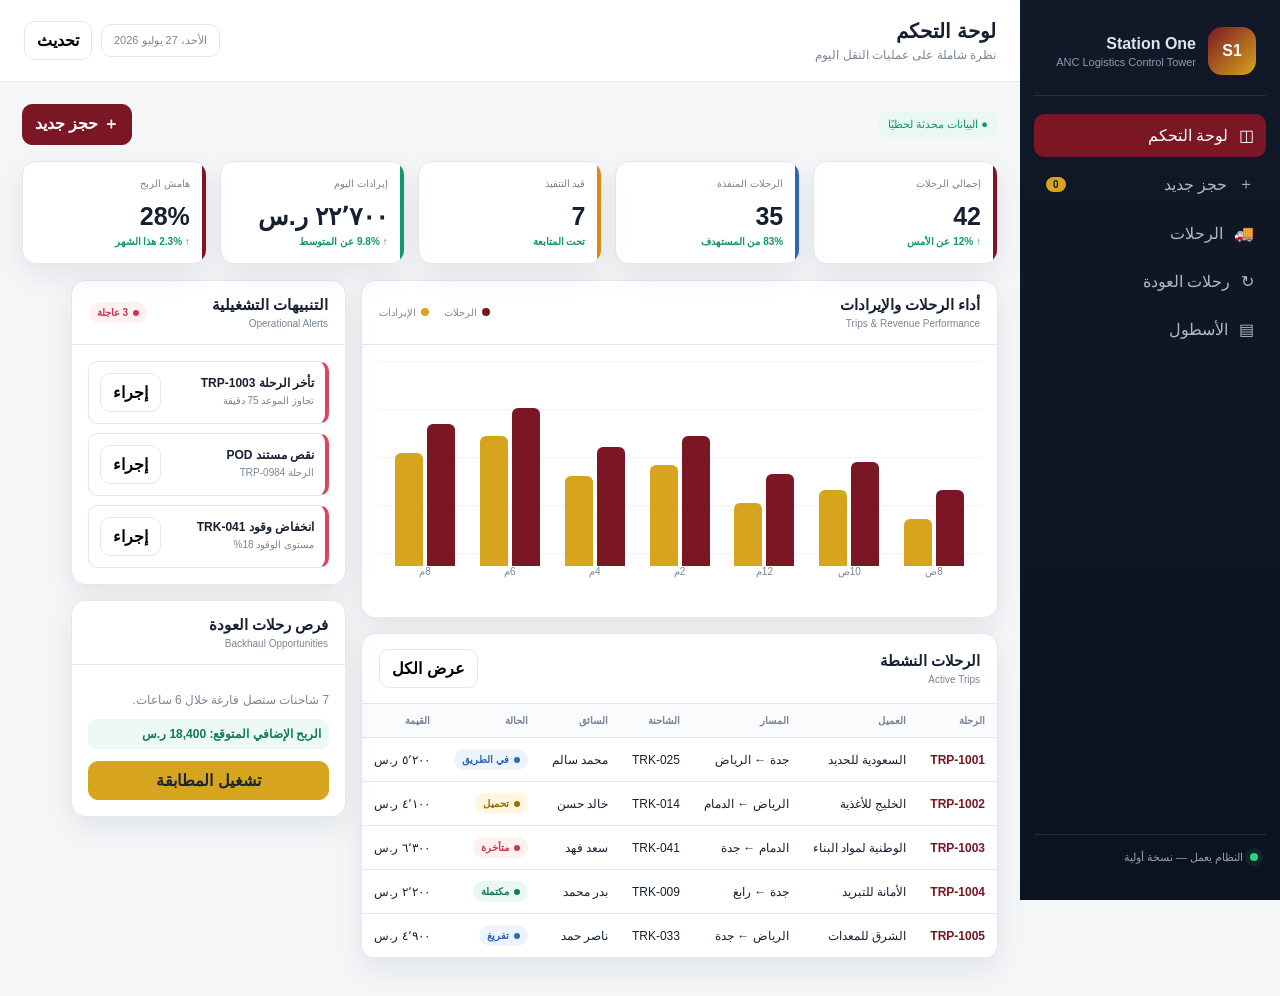
<file: index.html>
<!doctype html>
<html lang="ar" dir="rtl">
<head>
  <meta charset="utf-8" />
  <meta name="viewport" content="width=device-width,initial-scale=1" />
  <meta name="theme-color" content="#111827" />
  <title>Station One | ANC Logistics</title>
  <link rel="stylesheet" href="styles.css" />
</head>
<body>
  <div id="app"></div>
  <script src="app.js"></script>
</body>
</html>
</file>
<file: styles.css>
:root{
  --bg:#f4f6f8;--panel:#fff;--text:#172033;--muted:#7a8596;--line:#e4e8ee;
  --nav:#111827;--nav2:#182235;--brand:#7b1724;--gold:#d7a51d;--green:#14966f;
  --orange:#d98a12;--red:#d8485b;--blue:#2e67b8;--shadow:0 10px 30px rgba(15,23,42,.08)
}
*{box-sizing:border-box}html,body{margin:0;min-height:100%;font-family:Tahoma,"Segoe UI",Arial,sans-serif;background:var(--bg);color:var(--text)}
button,input,select,textarea{font:inherit}.shell{display:grid;grid-template-columns:260px 1fr;min-height:100vh}.sidebar{background:linear-gradient(180deg,var(--nav),#0b1220);color:#dce4ef;padding:20px 14px;position:sticky;top:0;height:100vh;display:flex;flex-direction:column}.brand{display:flex;align-items:center;gap:12px;padding:7px 10px 20px;border-bottom:1px solid rgba(255,255,255,.1)}.brandmark{width:48px;height:48px;border-radius:14px;background:linear-gradient(135deg,var(--brand),var(--gold));display:grid;place-items:center;font-weight:900;color:#fff}.brand b,.brand small{display:block}.brand small{font-size:11px;color:#8f9aac;margin-top:3px}.nav{display:grid;gap:5px;margin-top:18px}.nav button{border:0;background:transparent;color:#aeb9c7;text-align:right;padding:12px;border-radius:10px;display:flex;align-items:center;gap:11px;cursor:pointer}.nav button:hover,.nav button.active{background:var(--brand);color:#fff}.nav .count{margin-right:auto;background:var(--gold);color:#111827;padding:2px 7px;border-radius:999px;font-size:10px;font-weight:800}.status{margin-top:auto;border-top:1px solid rgba(255,255,255,.1);padding:16px 8px;font-size:11px;color:#91a0b4}.status i{display:inline-block;width:8px;height:8px;border-radius:50%;background:#2dd477;margin-left:7px;box-shadow:0 0 0 5px rgba(45,212,119,.1)}
.main{min-width:0}.topbar{height:82px;background:var(--panel);border-bottom:1px solid var(--line);padding:0 24px;display:flex;align-items:center;justify-content:space-between;position:sticky;top:0;z-index:5}.topbar h1{font-size:20px;margin:0}.topbar p{font-size:12px;color:var(--muted);margin:5px 0 0}.actions{display:flex;align-items:center;gap:9px}.chip,.btn{border:1px solid var(--line);background:#fff;border-radius:10px;padding:9px 12px}.chip{font-size:11px;color:var(--muted)}.btn{cursor:pointer;font-weight:700}.btn.primary{background:var(--brand);border-color:var(--brand);color:#fff}.btn.gold{background:var(--gold);border-color:var(--gold);color:#1b2432}.content{padding:22px}.row-between{display:flex;justify-content:space-between;align-items:center;gap:12px;flex-wrap:wrap;margin-bottom:16px}.live{font-size:11px;color:var(--green);background:#e9f8f2;padding:7px 10px;border-radius:999px}.kpis{display:grid;grid-template-columns:repeat(5,1fr);gap:13px;margin-bottom:16px}.kpi,.card{background:var(--panel);border:1px solid var(--line);border-radius:14px;box-shadow:var(--shadow)}.kpi{padding:16px;position:relative;overflow:hidden}.kpi:before{content:"";position:absolute;right:0;top:0;bottom:0;width:4px;background:var(--accent,var(--brand))}.kpi small{display:block;color:var(--muted);font-size:10px}.kpi strong{display:block;font-size:25px;margin:13px 0 5px}.kpi .foot{font-size:10px;color:var(--muted)}.kpi .foot b{color:var(--green)}.grid{display:grid;grid-template-columns:1.35fr .85fr;gap:15px}.card{margin-bottom:15px;overflow:hidden}.cardhead{padding:15px 17px;border-bottom:1px solid var(--line);display:flex;justify-content:space-between;align-items:center}.cardhead h3{margin:0;font-size:15px}.cardhead small{display:block;color:var(--muted);font-size:10px;margin-top:4px}.cardbody{padding:16px}.chart{height:240px;display:flex;align-items:flex-end;gap:11px;background:linear-gradient(#eef1f5 1px,transparent 1px);background-size:100% 48px;padding:20px 10px 24px}.barcol{flex:1;text-align:center;font-size:10px;color:var(--muted)}.barpair{height:180px;display:flex;align-items:flex-end;justify-content:center;gap:4px}.bar{width:38%;border-radius:6px 6px 0 0;transition:.25s}.bar.a{background:var(--brand)}.bar.b{background:var(--gold)}.legend{display:flex;gap:15px;color:var(--muted);font-size:10px}.legend i{display:inline-block;width:8px;height:8px;border-radius:50%;margin-left:5px}.alerts{display:grid;gap:9px}.alert{border:1px solid var(--line);border-right:4px solid var(--red);border-radius:10px;padding:11px;display:flex;justify-content:space-between;gap:10px}.alert b{font-size:12px}.alert small{display:block;color:var(--muted);font-size:10px;margin-top:4px}.tablewrap{overflow:auto}table{width:100%;border-collapse:collapse;white-space:nowrap}th,td{padding:11px 12px;border-bottom:1px solid var(--line);text-align:right;font-size:12px}th{background:#fafbfd;color:var(--muted);font-size:10px}.id{color:var(--brand);font-weight:900}.badge{display:inline-flex;align-items:center;gap:5px;padding:5px 8px;border-radius:999px;font-size:10px;font-weight:800}.badge:before{content:"";width:6px;height:6px;border-radius:50%;background:currentColor}.green{background:#e9f8f2;color:#137a57}.blue{background:#edf4ff;color:#2e67b8}.amber{background:#fff6df;color:#a46a00}.red{background:#fff0f2;color:#c83a4f}.gray{background:#f0f2f5;color:#6e7886}.toolbar{display:flex;justify-content:space-between;gap:10px;padding:14px 16px;border-bottom:1px solid var(--line);flex-wrap:wrap}.toolbar input,.toolbar select,.form input,.form select,.form textarea{border:1px solid var(--line);border-radius:9px;padding:10px 11px;background:#fff;outline:none}.toolbar input{min-width:280px}.form{display:grid;grid-template-columns:repeat(3,1fr);gap:13px}.field label{display:block;font-size:11px;font-weight:800;margin-bottom:6px}.field input,.field select,.field textarea{width:100%}.wide{grid-column:1/-1}.matchgrid{display:grid;grid-template-columns:repeat(3,1fr);gap:13px}.match{border:1px solid var(--line);border-radius:13px;padding:15px;position:relative}.match.best{border-color:var(--gold);box-shadow:0 0 0 2px rgba(215,165,29,.16)}.rank{position:absolute;left:0;top:0;background:var(--gold);padding:6px 9px;border-radius:0 0 10px 0;font-size:10px;font-weight:900}.score{width:58px;height:58px;border-radius:50%;display:grid;place-items:center;background:#f8efd3;color:#755600;font-weight:900;margin-bottom:12px}.match h4{margin:0 0 6px}.match p,.match li{font-size:11px;color:var(--muted)}.match ul{padding-right:18px;line-height:1.7}.profit{background:#edf9f4;color:#147954;padding:8px;border-radius:8px;font-weight:900;font-size:12px}.toast{position:fixed;left:22px;bottom:22px;background:#182235;color:#fff;border-radius:10px;padding:12px 15px;opacity:0;transform:translateY(12px);transition:.2s;z-index:20}.toast.show{opacity:1;transform:none}
@media(max-width:1100px){.kpis{grid-template-columns:repeat(3,1fr)}.grid{grid-template-columns:1fr}.matchgrid{grid-template-columns:1fr 1fr}}@media(max-width:760px){.shell{grid-template-columns:76px 1fr}.brand div:last-child,.nav span:not(.count),.status span{display:none}.brand{justify-content:center}.nav button{justify-content:center}.content{padding:14px}.kpis{grid-template-columns:repeat(2,1fr)}.form,.matchgrid{grid-template-columns:1fr}.toolbar input{min-width:0;width:100%}.topbar{padding:0 13px}.chip{display:none}}
</file>
